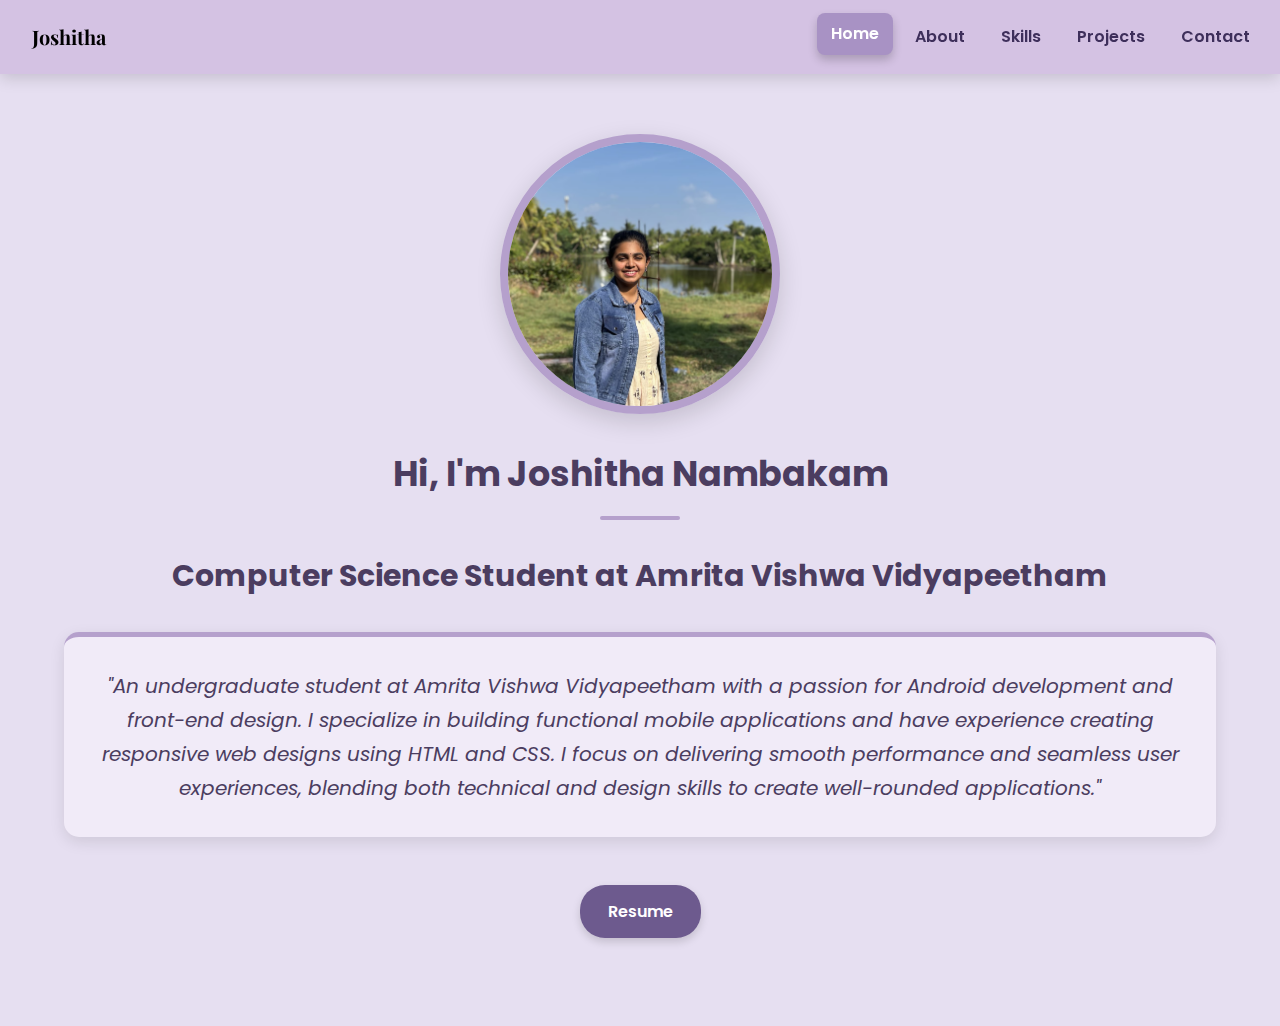
<file: index.html>
<!DOCTYPE html>
<html lang="en">
<head>
    <meta charset="UTF-8">
    <meta name="viewport" content="width=device-width, initial-scale=1.0">
    <title>Joshitha Nambakam</title>
    <link href="https://fonts.googleapis.com/css2?family=Playfair+Display:wght@700&family=Poppins:wght@400;600&display=swap" rel="stylesheet">
    <link href = "style.css" rel = "stylesheet">
</head>
<body>
    <nav class="navbar">
        <div class="name">Joshitha</div>
        <div class="nav-links">
            <a href="index.html" class="active">Home</a>
            <a href="about.html">About</a>
            <a href="skills.html">Skills</a>
            <a href="projects.html">Projects</a>
            <a href="contact.html">Contact</a>
        </div>
    </nav>
    <div class="box">
        <div class="info">
            <img src="joshi.jpg" alt="Joshitha Nambakam" class="pic">
            <div class="me">
                <h1>Hi, I'm Joshitha Nambakam</h1>
                <h2>Computer Science Student at Amrita Vishwa Vidyapeetham</h2>
                <div class="interests">
                    "An undergraduate student at Amrita Vishwa Vidyapeetham with a passion for Android development and front-end design. I specialize in building functional mobile applications and have experience creating responsive web designs using HTML and CSS. I focus on delivering smooth performance and seamless user experiences, blending both technical and design skills to create well-rounded applications."
                </div>
                <button class="resume_button">Resume</button>
            </div>
        </div>
    </div>
</body>
</html>
</file>
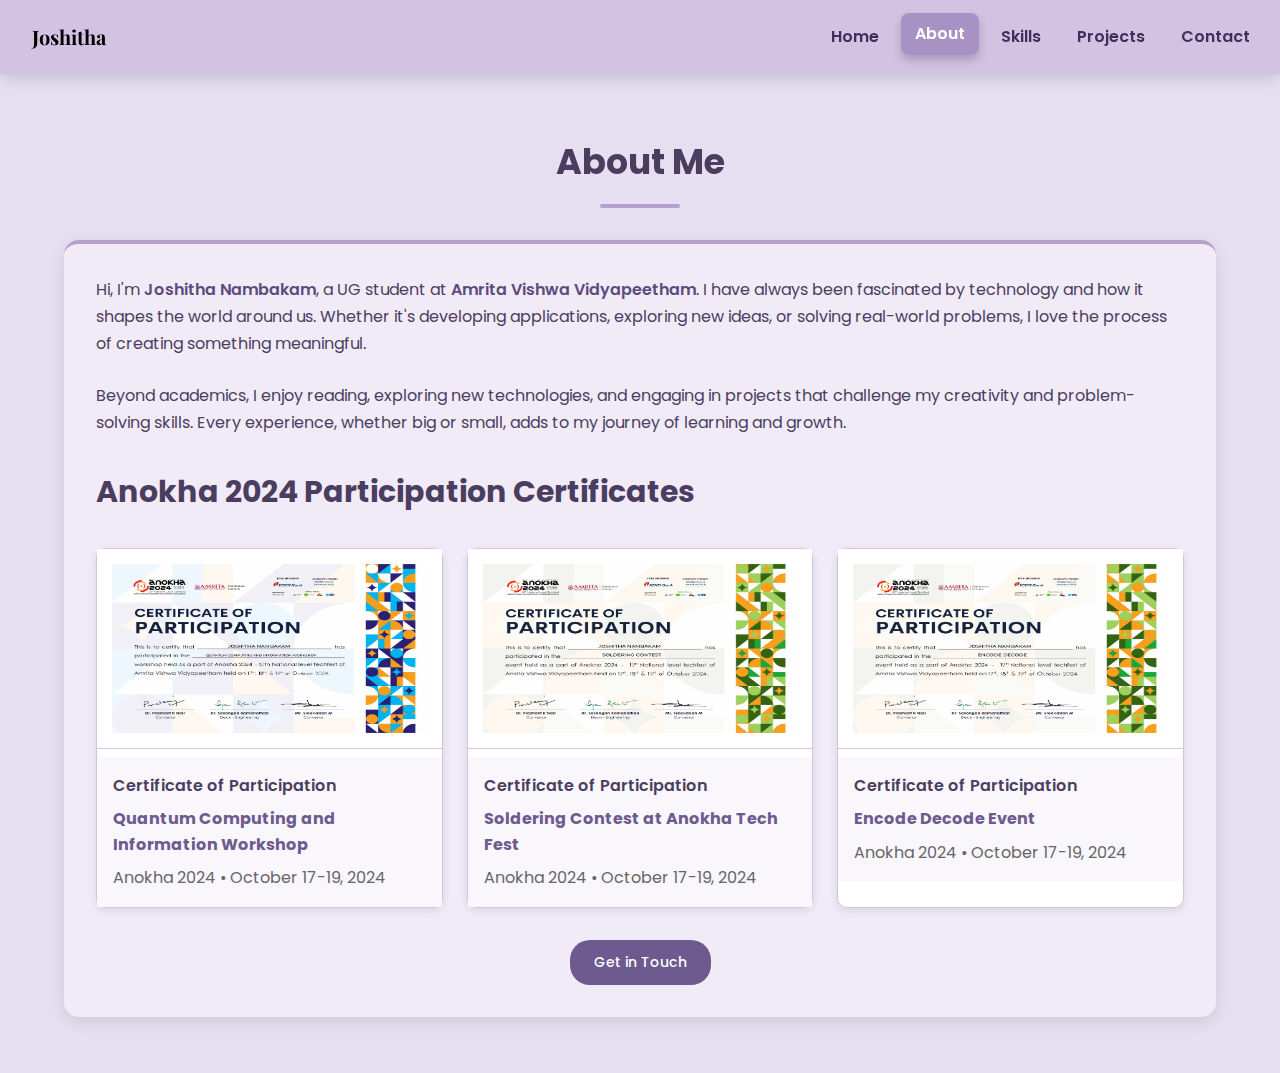
<file: about.html>
<!DOCTYPE html>
<html lang="en">
<head>
    <meta charset="UTF-8">
    <meta name="viewport" content="width=device-width, initial-scale=1.0">
    <title>About Me | Joshitha Nambakam</title>
    <link href="https://fonts.googleapis.com/css2?family=Playfair+Display:wght@700&family=Poppins:wght@400;600&display=swap" rel="stylesheet">
    <link href = "style.css" rel = "stylesheet">
</head>
<body>
    <nav class="navbar">
        <div class="name">Joshitha</div>
        <div class="nav-links">
            <a href="index.html">Home</a>
            <a href="about.html" class="active">About</a>
            <a href="skills.html">Skills</a>
            <a href="projects.html">Projects</a>
            <a href="contact.html">Contact</a>
        </div>
    </nav>
    <div class="box">
        <h1>About Me</h1>
        <div class="about">
            <p>Hi, I'm <strong>Joshitha Nambakam</strong>, a UG student at <strong>Amrita Vishwa Vidyapeetham</strong>.  
               I have always been fascinated by technology and how it shapes the world around us.  
               Whether it's developing applications, exploring new ideas, or solving real-world problems,  
               I love the process of creating something meaningful.</p>  
            <p>Beyond academics, I enjoy reading, exploring new technologies, and engaging in projects  
               that challenge my creativity and problem-solving skills.  
               Every experience, whether big or small, adds to my journey of learning and growth.</p>
            <h2>Anokha 2024 Participation Certificates</h2>
            <div class="certificates-gallery">
                <div class="certificate-card">
                    <img src="Joshitha Nambakam.jpg" alt="Quantum Computing Workshop Certificate" class="certificate-img">
                    <div class="certificate-info">
                        <div class="certificate-title">Certificate of Participation</div>
                        <div class="certificate-event">Quantum Computing and Information Workshop</div>
                        <div class="certificate-date">Anokha 2024 • October 17-19, 2024</div>
                    </div>
                </div>
                <div class="certificate-card">
                    <img src="Joshitha Nambakam (1).jpg" alt="Soldering Contest Certificate" class="certificate-img">
                    <div class="certificate-info">
                        <div class="certificate-title">Certificate of Participation</div>
                        <div class="certificate-event">Soldering Contest at Anokha Tech Fest</div>
                        <div class="certificate-date">Anokha 2024 • October 17-19, 2024</div>
                    </div>
                </div>
                <div class="certificate-card">
                    <img src="Joshitha Nambakam (2).jpg" alt="Encode Decode Event Certificate" class="certificate-img">
                    <div class="certificate-info">
                        <div class="certificate-title">Certificate of Participation</div>
                        <div class="certificate-event">Encode Decode Event</div>
                        <div class="certificate-date">Anokha 2024 • October 17-19, 2024</div>
                    </div>
                </div>
            </div>
            <button class="contact-btn"><a href="contact.html">Get in Touch</a></button>
        </div>
    </div>
</body>
</html>
</file>
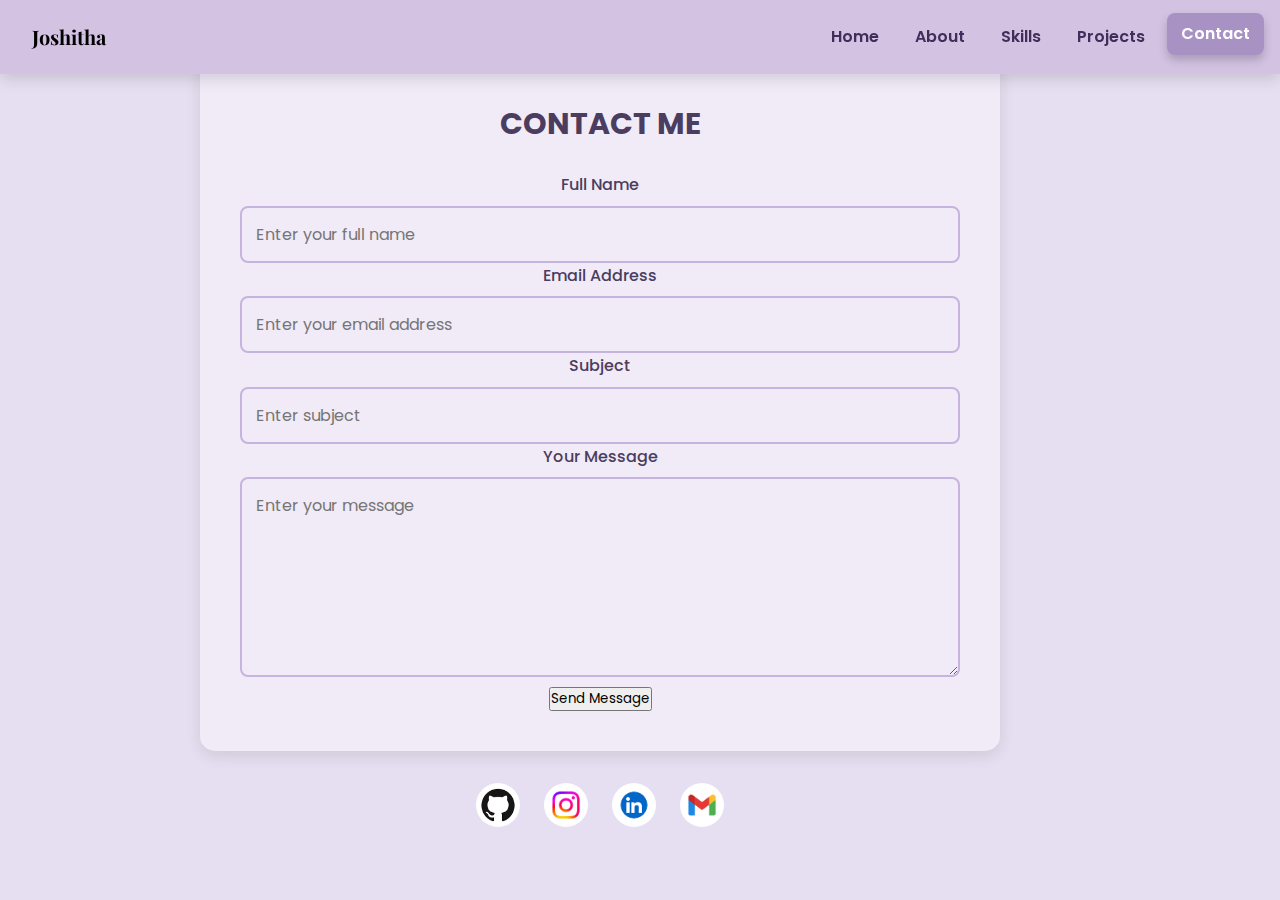
<file: contact.html>
<!DOCTYPE html>
<html lang="en">

<head>
    <meta charset="UTF-8">
    <meta name="viewport" content="width=device-width, initial-scale=1.0">
    <title>Contact - Joshitha Nambakam</title>
    <link
        href="https://fonts.googleapis.com/css2?family=Playfair+Display:wght@700&family=Poppins:wght@400;600&display=swap"
        rel="stylesheet">
    <link href="style.css" rel="stylesheet">
</head>

<body>
    <nav class="navbar">
        <div class="name">Joshitha</div>
        <div class="nav-links">
            <a href="index.html">Home</a>
            <a href="about.html">About</a>
            <a href="skills.html">Skills</a>
            <a href="projects.html">Projects</a>
            <a href="contact.html" class="active">Contact</a>
        </div>
    </nav>
    <div class="box1">
        <div class="contact-form">
            <h2>CONTACT ME</h2>
            <form>
                <div class="form-group">
                    <label for="fullname">Full Name</label>
                    <input type="text" id="fullname" placeholder="Enter your full name">
                </div>

                <div class="form-group">
                    <label for="email">Email Address</label>
                    <input type="email" id="email" placeholder="Enter your email address">
                </div>

                <div class="form-group">
                    <label for="subject">Subject</label>
                    <input type="text" id="subject" placeholder="Enter subject">
                </div>

                <div class="form-group">
                    <label for="message">Your Message</label>
                    <textarea id="message" placeholder="Enter your message"></textarea>
                </div>

                <button type="submit" class="btn-submit">Send Message</button>
            </form>
        </div>
        <div class="social-media">
            <a href="https://github.com/Joshitha-2312" target="_blank"><img src="github.png" alt="GitHub"></a>
            <a href="https://www.instagram.com/joshithaaa/" target="_blank"><img src="insta.jpeg" alt="Instagram"></a>
            <a href="https://www.linkedin.com/in/joshitha-nambakam-416a57332/" target="_blank"><img src="linkedin.png"
                    alt="Linkedin"></a>
            <a href="mailto:joshithanambakam@gmail.com" target="_blank"><img src="email.png" alt="Email"></a>
        </div>
    </div>
</body>
</html>
</file>
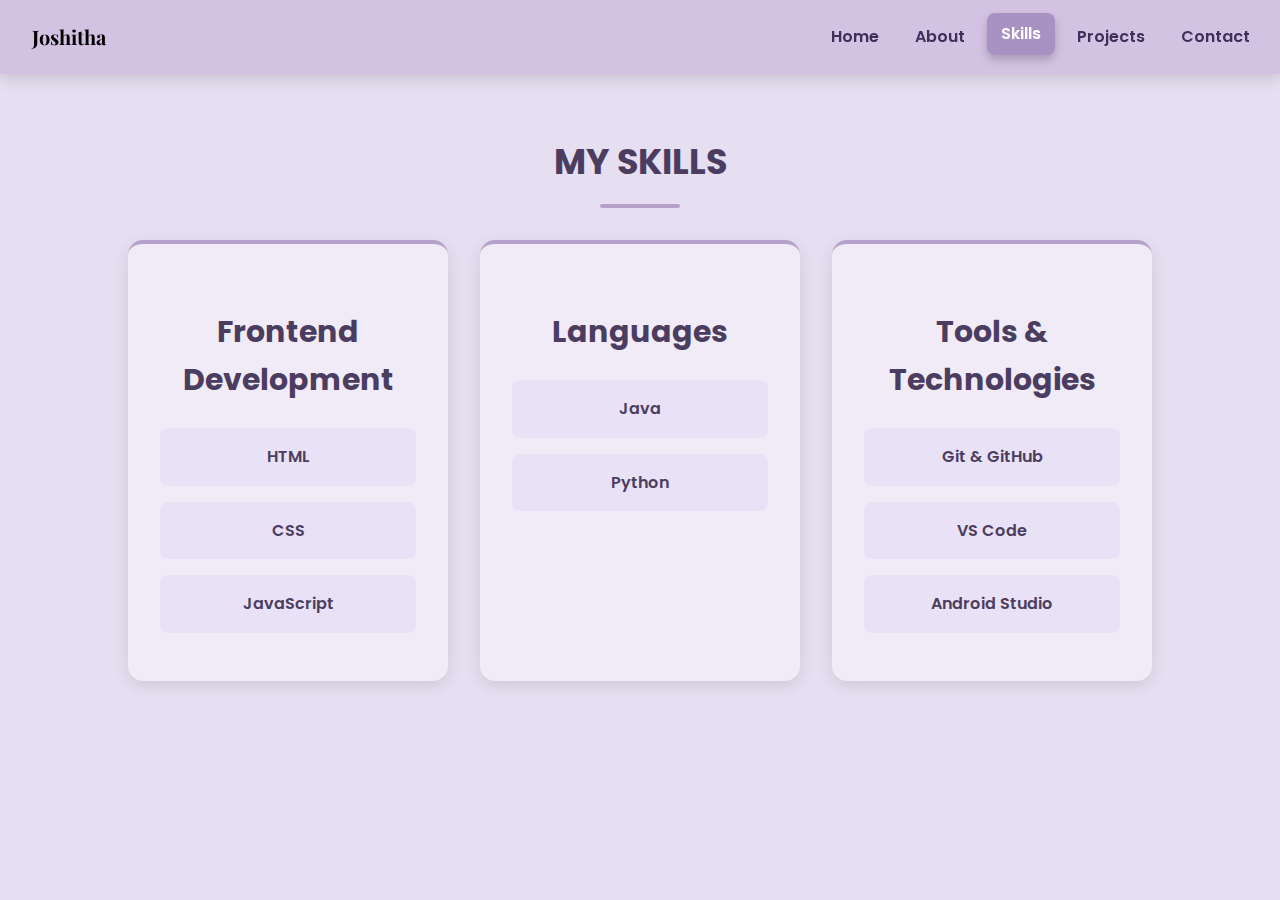
<file: skills.html>
<!DOCTYPE html>
<html lang="en">
<head>
    <meta charset="UTF-8">
    <meta name="viewport" content="width=device-width, initial-scale=1.0">
    <title>Skills-Joshitha Nambakam</title>
    <link href="https://fonts.googleapis.com/css2?family=Playfair+Display:wght@700&family=Poppins:wght@400;600&display=swap" rel="stylesheet">
    <link href = "style.css" rel = "stylesheet">
</head>
<body>
    <nav class="navbar">
        <div class="name">Joshitha</div>
        <div class="nav-links">
            <a href="index.html">Home</a>
            <a href="about.html">About</a>
            <a href="skills.html" class="active">Skills</a>
            <a href="projects.html">Projects</a>
            <a href="contact.html">Contact</a>
        </div>
    </nav>
    <div class="box">
        <h1>MY SKILLS</h1>
        <div class="my_skills">
            <div class="skill-table">
                <h2>Frontend Development</h2>
                <div class="skill">HTML</div>
                <div class="skill">CSS</div>
                <div class="skill">JavaScript</div>
            </div>
            <div class="skill-table">
                <h2>Languages</h2>
                <div class="skill">Java</div>
                <div class="skill">Python</div>
            </div>
            <div class="skill-table">
                <h2>Tools & Technologies</h2>
                <div class="skill">Git & GitHub</div>
                <div class="skill">VS Code</div>
                <div class="skill">Android Studio</div>
            </div>
        </div>
    </div>
</body>
</html>
</file>
<file: style.css>
* {
    margin: 0;
    padding: 0;
    box-sizing: border-box;
    font-family: 'Poppins', sans-serif;
}

body {
    background-color: #e6dff1;
    color: #4b3d60;
    min-height: 100vh;
    line-height: 1.6;
    display: flex;
    flex-direction: column;
}

.navbar {
    background-color: #d4c2e3;
    padding: 16px;
    display: flex;
    justify-content: space-between;
    align-items: center;
    gap: 8px;
    box-shadow: 0 4px 15px rgba(0, 0, 0, 0.15);
    position: fixed;
    width: 100%;
    top: 0;
    left: 0;
}

.nav-links {
    display: flex;
    gap: 8px;
}

.navbar a {
    color: #3e2f5b;
    text-decoration: none;
    font-weight: 600;
    font-size: 16px;
    padding: 8px 14px;
    border-radius: 8px;
    background-color: transparent;
    position: relative;
    transition: all 0.3s ease-in-out;
}

.navbar a::after {
    content: '';
    position: absolute;
    left: 50%;
    bottom: -6px;
    width: 0;
    height: 3px;
    background-color: #3e2f5b;
    transition: width 0.4s ease-in-out, left 0.4s ease-in-out;
}

.navbar a:hover, .navbar .active {
    color: #ffffff;
    background-color: #a892c4;
    transform: translateY(-3px);
    box-shadow: 0 5px 10px rgba(0, 0, 0, 0.2);
}

.navbar a:hover::after {
    width: 100%;
    left: 0;
}

.name {
    font-family: 'Playfair Display', serif;
    font-weight: 700;
    font-size: 20px;
    color: #000000;
    margin-left: 16px;
}

/* Common Content Styles */
.box {
    max-width: 1200px;
    margin: 110px auto 32px;
    padding: 24px;
    text-align: center;
}

.box1 {
    max-width: 1200px;
    padding: 24px;
    text-align: center;
}

h1 {
    font-size: 35px;
    color: #4b3d60;
    margin-bottom: 32px;
    position: relative;
}

h1::after {
    content: '';
    display: block;
    width: 80px;
    height: 4px;
    background: #b5a0cc;
    margin: 14px auto;
    border-radius: 2px;
}

h2 {
    font-size: 30px;
    color: #4b3d60;
    margin: 32px 0 24px;
}

.info {
    display: flex;
    flex-direction: column;
    align-items: center;
    gap: 32px;
    margin-bottom: 32px;
}

.pic {
    width: 280px;
    height: 280px;
    border-radius: 50%;
    object-fit: cover;
    border: 8px solid #b5a0cc;
    box-shadow: 0 8px 25px rgba(0,0,0,0.15);
    transition: transform 0.3s ease;
}

.pic:hover {
    transform: scale(1.05);
}

.me {
    width: 100%;
    text-align: center;
}

.interests {
    background: #f1ebf8;
    padding: 32px;
    border-radius: 15px;
    box-shadow: 0 5px 15px rgba(0,0,0,0.1);
    border-top: 5px solid #b5a0cc;
    font-style: italic;
    line-height: 1.7;
    font-size: 20px;
    margin: 32px 0;
}

.resume_button {
    background-color: #6d5a8e;
    color: white;
    border: none;
    padding: 14px 28px;
    border-radius: 25px;
    cursor: pointer;
    font-size: 16px;
    font-weight: 600;
    transition: all 0.3s ease;
    margin-top: 16px;
    box-shadow: 0 4px 8px rgba(0,0,0,0.15);
}

.resume_button:hover {
    background-color: #5d4a72;
    transform: translateY(-3px);
    box-shadow: 0 8px 16px rgba(93, 74, 114, 0.3);
}

.about {
    background: #f1ebf8;
    padding: 32px;
    border-radius: 15px;
    box-shadow: 0 5px 15px rgba(0,0,0,0.1);
    border-top: 4px solid #b5a0cc;
    text-align: left;
}

p {
    margin-bottom: 24px;
    line-height: 1.7;
}

strong {
    color: #5d4a7e;
    font-weight: 600;
}

.certificates-gallery {
    display: grid;
    grid-template-columns: repeat(auto-fill, minmax(280px, 1fr));
    gap: 24px;
    margin: 32px 0;
}

.certificate-card {
    background: white;
    border-radius: 10px;
    box-shadow: 0 3px 10px rgba(0,0,0,0.1);
    transition: all 0.3s ease;
    border: 1px solid #d4c2e3;
}

.certificate-card:hover {
    transform: translateY(-5px);
    box-shadow: 0 5px 15px rgba(0,0,0,0.15);
}

.certificate-img {
    width: 100%;
    height: 200px;
    background: white;
    padding: 15px;
    border-bottom: 1px solid #d4c2e3;
}

.certificate-info {
    padding: 16px;
    background: #f9f6fc;
}

.certificate-title {
    font-weight: 600;
    color: #4b3d60;
    margin-bottom: 8px;
    font-size: 16px;
}

.certificate-event {
    color: #6d5a8e;
    font-weight: bold;
}

.certificate-date {
    color: #666;
    font-size: 16px;
    margin-top: 8px;
}

.contact-btn {
    background-color: #6d5a8e;
    color: white;
    border: none;
    padding: 12px 24px;
    border-radius: 20px;
    cursor: pointer;
    font-size: 14px;
    font-weight: 500;
    transition: all 0.3s ease;
    margin: 16px auto 0;
    display: block;
    width: fit-content;
}

.contact-btn:hover {
    background-color: #5d4a72;
    transform: translateY(-2px);
    box-shadow: 0 4px 12px rgba(93, 74, 114, 0.25);
}

.contact-btn a {
    color: inherit;
    text-decoration: none;
}

.my_skills {
    display: flex;
    justify-content: center;
    gap: 32px;
    flex-wrap: wrap;
}

.skill-table {
    background: #f1ebf8;
    padding: 32px;
    border-radius: 15px;
    width: 320px;
    box-shadow: 0 5px 15px rgba(0,0,0,0.1);
    transition: all 0.3s ease-in-out;
    border-top: 4px solid #b5a0cc;
}

.skill-table:hover {
    background: #e3d6f1;
    transform: translateY(-5px);
    box-shadow: 0 8px 25px rgba(181, 160, 204, 0.4);
}

.skill {
    background: #e9e1f5;
    padding: 16px;
    margin: 16px 0;
    border-radius: 8px;
    font-size: 16px;
    color: #4b3d60;
    font-weight: 600;
    transition: all 0.2s ease-in-out;
}

.skill:hover {
    background: #b5a0cc;
    color: white;
    transform: scale(1.1);
}

.projects {
    background: #f1ebf8;
    border-radius: 15px;
    padding: 24px;
    box-shadow: 0 10px 30px rgba(0,0,0,0.1);
    border-top: 4px solid #b5a0cc;
    margin-bottom: 32px;
}

.project-title {
    font-size: 24px;
    color: #4b3d60;
    margin-bottom: 18px;
}

.project-description {
    color: #5d4a7e;
    line-height: 1.7;
    margin-bottom: 24px;
    font-size: 16px;
}

.image {
    width: 200px;
    height: 200px;
    margin: 24px auto;
    padding: 15px;
    background: #f8f4ff;
    border-radius: 20px;
    display: flex;
    align-items: center;
    justify-content: center;
    box-shadow: 0 5px 15px rgba(109, 90, 142, 0.1);
    border: 2px solid #d4c2e3;
}

.project-image {
    width: 100%;
    height: auto;
    max-width: 140px;
}

.files {
    text-align: center;
    margin: 24px 0;
}

.file-button {
    display: inline-flex;
    align-items: center;
    justify-content: center;
    gap: 14px;
    background-color: #6d5a8e;
    color: white;
    padding: 16px 32px;
    border-radius: 30px;
    text-decoration: none;
    font-weight: 600;
    margin: 16px;
    box-shadow: 0 4px 15px rgba(109, 90, 142, 0.3);
    font-size: 16px;
    transition: all 0.3s ease;
}

.file-button:hover {
    background-color: #5d4a72;
    transform: translateY(-3px);
}

.download-link {
    display: inline-flex;
    align-items: center;
    gap: 8px;
    margin-top: 16px;
    color: #6d5a8e;
    font-weight: 600;
    text-decoration: none;
    font-size: 15px;
}

.download-link:hover {
    text-decoration: underline;
}

.features {
    display: grid;
    grid-template-columns: 1fr;
    gap: 16px;
    margin: 24px 0;
}

.feature-list {
    background: #f8f4ff;
    padding: 14px;
    border-radius: 10px;
    box-shadow: 0 3px 10px rgba(0,0,0,0.05);
    border-top: 3px solid #c5b3e0;
}

.feature-list h4 {
    color: #5d4a7e;
    margin-bottom: 9px;
    font-size: 16px;
}

.feature-list p {
    font-size: 15px;
}
.contact-form {
    background: #f1ebf8;
    padding: 32px;
    border-radius: 15px;
    box-shadow: 0 5px 15px rgba(0,0,0,0.1);
    border-top: 4px solid #b5a0cc;
    width: 90%;
    max-width: 600px;
    margin: 0 auto;
}

.form {
    margin-bottom: 24px;
    text-align: left;
}

label {
    display: block;
    font-weight: 500;
    color: #4b3d60;
    margin-bottom: 8px;
    font-size: 16px;
}

input, textarea {
    width: 100%;
    padding: 14px;
    border: 2px solid #c5b3e0;
    border-radius: 8px;
    background-color: #f0ebf7;
    transition: all 0.3s ease;
    font-size: 16px;
}

input:focus, textarea:focus {
    outline: none;
    border-color: #a992c7;
    background-color: #ffffff;
    box-shadow: 0 0 10px rgba(169, 146, 199, 0.4);
}

textarea {
    resize: vertical;
    min-height: 180px;
}

.form {
    margin-bottom: 24px;
}

.btn {
    background-color: #6d5a8e;
    color: white;
    border: none;
    padding: 14px 30px;
    border-radius: 20px;
    cursor: pointer;
    font-size: 16px;
    font-weight: 500;
    transition: all 0.3s ease;
    width: auto;
    min-width: 200px;
    margin-top: 16px;
    display: block;
}

.btn:hover {
    background-color: #5d4a72;
    transform: translateY(-2px);
    box-shadow: 0 4px 12px rgba(93, 74, 114, 0.25);
}

.social-media {
    display: flex;
    justify-content: center;
    gap: 24px;
    margin: 32px 0;
}

.social-media a {
    width: 44px;
    height: 44px;
    transition: transform 0.3s ease;
}

.social-media a:hover {
    transform: scale(1.15);
}

.social-media img {
    width: 100%;
    height: 100%;
    object-fit: contain;
    border-radius: 50%;
}
@media (min-width: 1024px) {
    .contact-form {
        max-width: 800px;
        padding: 40px;
    }
    
    textarea {
        min-height: 200px;
    }
}
@media (max-width: 480px) {
    .navbar {
        flex-direction: column;
        padding: 12px 16px;
        gap: 12px;
        height: auto;
    }
    
    .name {
        order: 1;
        width: 100%;
        text-align: center;
        margin: 0;
        font-size: 18px;
        padding-bottom: 8px;
    }
    
    .nav-links {
        order: 2;
        width: 100%;
        display: flex;
        flex-direction: row;
        justify-content: space-around;
        flex-wrap: wrap;
        gap: 8px;
    }
    
    .navbar a {
        font-size: 14px;
        padding: 8px 12px;
        flex-grow: 1;
        text-align: center;
        min-width: 80px;
    }
    
    .box {
        margin: 160px auto 24px;
        padding: 16px;
        max-width: 95%;
    }
    .box1 {
        padding: 16px;
        max-width: 95%;
    }
    
    h1 {
        font-size: 28px;
        margin-bottom: 24px;
    }
    
    h2 {
        font-size: 20px;
        margin: 24px 0 16px;
    }
    
    p {
        font-size: 15px;
        line-height: 1.6;
    }
    
    .pic {
        width: 220px;
        height: 220px;
    }
    
    .interests {
        font-size: 15px;
        padding: 18px;
    }
    
    .resume_button {
        padding: 12px 20px;
        font-size: 14px;
    }
    
    .skill-table {
        width: 100%;
        max-width: 320px;
        padding: 20px;
    }
    
    .skill-table h2 {
        font-size: 20px;
        margin-bottom: 16px;
    }
    
    .skill {
        font-size: 16px;
        padding: 12px;
        margin: 10px 0;
    }
    
    .certificate-img {
        height: 160px;
        padding: 12px;
    }
    
    .contact-btn {
        padding: 10px 20px;
        font-size: 14px;
    }
    
    .image {
        width: 160px;
        height: 160px;
        padding: 12px;
    }
    
    .project-title {
        font-size: 20px;
    }
    
    .project-description {
        font-size: 14px;
    }
    
    .project-image {
        max-width: 110px;
    }
    
    .features {
        grid-template-columns: 1fr;
        gap: 16px;
    }
    
    .file-button {
        padding: 12px 20px;
        font-size: 14px;
    }
    .contact-form {
        width: 95%;
        padding: 20px;
    }
    
    .form {
        margin-bottom: 20px;
    }
    
    label {
        font-size: 14px;
        margin-bottom: 6px;
    }
    
    input, textarea {
        padding: 10px 12px;
        font-size: 14px;
    }
    
    textarea {
        min-height: 120px;
    }
    
    .btn {
        width: 100%;
        max-width: none;
        padding: 12px;
        font-size: 14px;
        margin-top: 12px;
    }
    
    .social-media {
        gap: 16px;
        margin: 24px 0;
    }
    
    .social-media a {
        width: 36px;
        height: 36px;
    }
}
</file>
